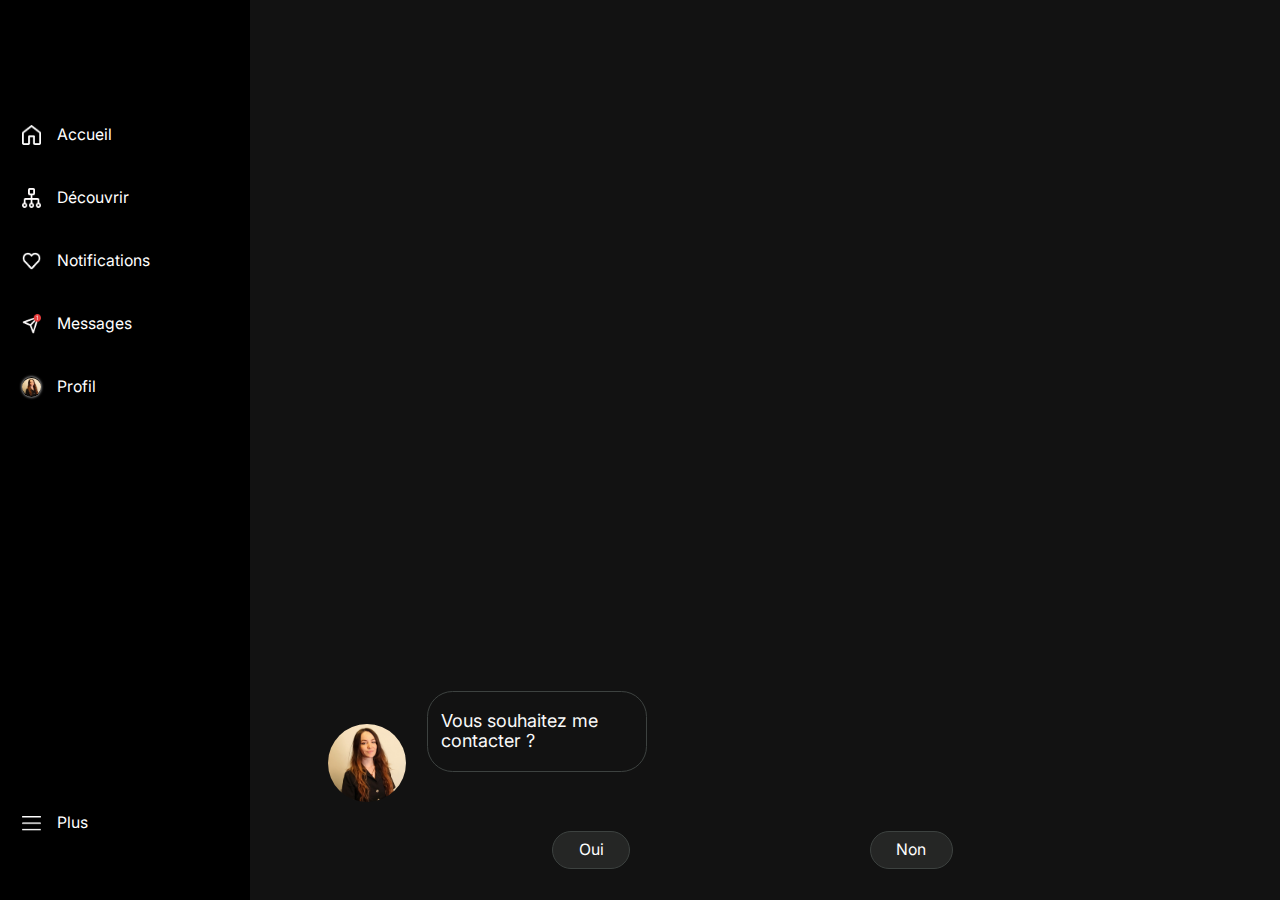
<file: contact.html>
<!doctype html>
<html lang="fr">
<head>
    <meta charset="utf-8" />
    <meta name="viewport" content="width=device-width, initial-scale=1"/>
    <title>Portfolio Enola Tellier</title>
    <link href="normalize.css" rel="stylesheet" type="text/css" media="screen">
    <link href="style.css" rel="stylesheet" type="text/css" media="screen">
    <link rel="preconnect" href="https://fonts.googleapis.com"><link rel="preconnect" href="https://fonts.gstatic.com" crossorigin><link href="https://fonts.googleapis.com/css2?family=Inter&display=swap" rel="stylesheet">
</head>


<body>
    <header>
        <div class="header-info">
            <button onclick="window.location.href = './index.html'" class="retour"></button>
            <span class="tag-header">hktaeron</span>
            <button class="write"></button>
        </div>
    </header>

    <div class="forpc">
        <nav class="aside-content">
                <ul>
                    <li><button onclick="window.location.href = './feed.html'" class="aside-info"><img src="./img/home-icon.png" alt="dev-icon" class="img-onglet"><span>Accueil</span></button></li>
                    <li><button onclick="window.location.href = './discover.html'" class="aside-info"><img src="./img/portfolio.png" alt="discover-icon" class="img-onglet"><span>Découvrir</span></button></li>
                    <li><button  class="aside-info notif"><img src="./img/heart.png" alt="heart-icon" class="img-onglet img-heart"><span>Notifications</span></button></li>
                    <li><button onclick="window.location.href = './contact.html'" class="aside-info activeonglet"><img src="./img/message.png" alt="message-icon" class="img-onglet"><span>Messages</span></button></li>
                    <li><button onclick="window.location.href = './index.html'" class="aside-info"><div class="profile-icon-petit   active-icon"><a href="index.html"></a><img class="img-onglet moi-petit" src="./img/1652008592685.jpg" alt="moi"></div><span>Profil</span></button></li>
                    <li><button class="aside-info menu"><img src="./img/hamburger.png.png" alt="menu"><span>Plus</span></button></li>
                </ul>    
        </nav>

        <div class="notifications-main"><div class="header-info header-notif">
            <button onclick="window.location.href = './contact.html'" class="retour"></button>
            <span class="tag-header">Notifications</span>
        </div>
        <div class="notifcontent"><div class="notif-cc"><div class="profilenotif"><img class="imgnotif" src="./img/1652008592685.jpg" alt="moi"></div><span>Bonjour et bienvenue sur mon portfolio !</br>Je vous souhaite une très bonne visite et vous encourage à être curieux !</span></div>
    
        <div class="notif-cc"><div class="profilenotif"><img class="imgnotif" src="./img/1652008592685.jpg" alt="moi"></div><span>N'hésitez pas à me suivre sur LinkedIn !</br> <a href ='https://www.linkedin.com/in/enola-tellier/'>Lien vers mon LinkedIn</a></span></div>
    </div>
    
    </div>
    <div class="popup-ajoutcomp-overlay">
        <!--Creates the popup content-->
        <div class="popup-ajoutcomp-content">
            <!--popup's close button-->
          <button class="closeajoutcomp croix"><img src="./img/croix.png" alt="croix"/></button></div>
          <h2 class="h2ajout">Vous souhaitez m'écrire ? <br>Alors contactez-moi !</h2>
          <ul>
                <li><a href="mailto:enolatellier.school@gmail.com?subject=Contact depuis Portfolio"><img src="./img/mail.png" alt="mail-icon"/>&nbsp; &nbsp; enolatellier.school@gmail.com</li>
                <li><a href="https://www.linkedin.com/in/enola-tellier/"><img src="./img/linkedin.png" alt="linkedin-icon"/>&nbsp; &nbsp; Enola Tellier</a></li>
                <li><a href="https://www.instagram.com/hktaeron/"><img src="./img/instagram.png" alt="insta-icon"/>&nbsp; &nbsp; @hktaeron</a></li>
          </ul>
      </div>

      <div class="popup-parametre-overlay">
        <!--Creates the popup content-->
        <div class="popup-parametre-content">
            <!--popup's close button-->
          <button class="closeajoutcomp croix croixparametre"><img src="./img/croix.png" alt="croix"/></button></div>
          <p><b>Les paramètres ne sont pas encore accessibles !</b> </br> Onglet actuellement en travaux.<br><b> Revenez plus tard !</b></p>   
      </div>

      <main>
        <div class="conversation">
            <div class="message"><div class="profile-icon-petit "><img class="moi-petit" src="./img/1652008592685.jpg" alt="moi"></div><span>Vous souhaitez me contacter ?</span></div>
            <div class="reponse reponse1"><button id="reponseoui">Oui</button><button id="reponsenon">Non</button></div>
            <div class="messagereponse messagereponse1"></div>
            <div class="message message2"><div class="profile-icon-petit "><img class="moi-petit" src="./img/1652008592685.jpg" alt="moi"></div><div class="spanmessage2"></div></div>
            <div class="reponse reponse2"><button id="reponsemail">Mail</button><button id="reponselinkedin">LinkedIn</button><button id="reponsemobile">Téléphone</button></div>
            <div class="messagereponse messagereponse2"></div>
            <div class="message message3"><div class="profile-icon-petit "><img class="moi-petit" src="./img/1652008592685.jpg" alt="moi"></div><div class="spanmessage3"></div></div>
                 
        </div>
      </main>
    </div>
    
<footer>
    <div class="footer-content">
        <button onclick="window.location.href = './feed.html'" class="footer-info"><img src="./img/home-icon.png" alt="dev-icon" class="img-onglet"></button>
        <button onclick="window.location.href = './discover.html'" class="footer-info"><img src="./img/portfolio.png" alt="loupe-icon" class="img-onglet"></button>
        <button  class="footer-info notif"><img src="./img/heart.png" alt="heart-icon" class="img-onglet"></button>
        <button onclick="window.location.href = './contact.html'" class="footer-info"><img src="./img/message.png" alt="message-icon" class="img-onglet"></button>
        <button onclick="window.location.href = './index.html'" class="footer-info"><div class="profile-icon-petit   active-icon"><a href="index.html"></a><img class="img-onglet moi-petit" src="./img/1652008592685.jpg" alt="moi"></div></button>
    </div>
</footer>

<script src="https://code.jquery.com/jquery-3.6.1.js" integrity="sha256-3zlB5s2uwoUzrXK3BT7AX3FyvojsraNFxCc2vC/7pNI=" crossorigin="anonymous"></script> <!--chargement de la bibliothèque js en allant sur jquery core-->
<script src="code.js"></script>

</body>
</html>
</file>
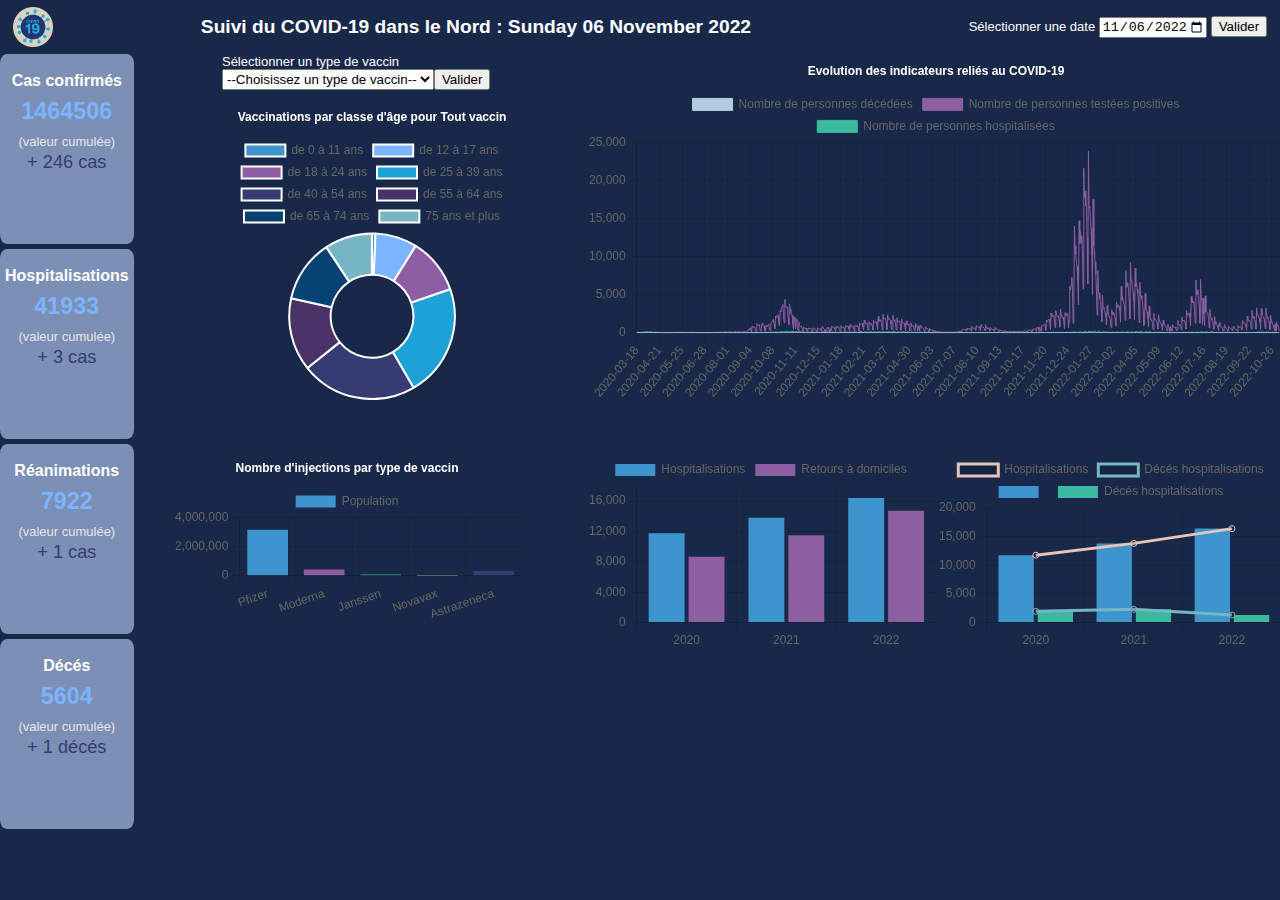
<file: dashboardtest.html>
<!DOCTYPE html>
<!-- saved from url=(0054)https://tellieno.tpweb.univ-rouen.fr/SAE303/vaccin.php -->
<html coupert-item="9AF8D9A4E502F3784AD24272D81F0381"><head><meta http-equiv="Content-Type" content="text/html; charset=UTF-8">
	
	<meta name="viewport" content="width=device-width, initial-scale=1">
    <link href="./dashboardtest_files/beau.css" rel="stylesheet">    
    <script async="" src="chrome-extension://hgfjoaookbahbhinopgfoiajfijfcdhm/scripts/instana/eum.min.js" crossorigin="anonymous"></script><script src="./dashboardtest_files/chart.js.télécharger"></script>
    
	<title>TDC</title>

<style>
        @font-face{
            font-family: 'Circular'; 
            font-weight: 400;
            src: url(chrome-extension://pefhciejnkgdgoahgfeklebcbpmhnhhd/font/Circular-Pro-Black-Regular.eot);
            src: url(chrome-extension://pefhciejnkgdgoahgfeklebcbpmhnhhd/font/Circular-Pro-Black-Regular.eot?#iefix) format('embedded-opentype'),
                url(chrome-extension://pefhciejnkgdgoahgfeklebcbpmhnhhd/font/Circular-Pro-Black-Regular.woff2) format('woff2'),
                url(chrome-extension://pefhciejnkgdgoahgfeklebcbpmhnhhd/font/Circular-Pro-Black-Regular.woff) format('woff'),
                url(chrome-extension://pefhciejnkgdgoahgfeklebcbpmhnhhd/font/Circular-Pro-Black-Regular.ttf) format('truetype'),
                url(chrome-extension://pefhciejnkgdgoahgfeklebcbpmhnhhd/font/Circular-Pro-Black-Regular.svg) format('svg');
        }
        @font-face{
            font-family: 'Circular'; 
            font-weight: 700;
            src: url(chrome-extension://pefhciejnkgdgoahgfeklebcbpmhnhhd/font/Circular-Pro-Black-Bold.eot);
            src: url(chrome-extension://pefhciejnkgdgoahgfeklebcbpmhnhhd/font/Circular-Pro-Black-Bold.eot?#iefix) format('embedded-opentype'),
                url(chrome-extension://pefhciejnkgdgoahgfeklebcbpmhnhhd/font/Circular-Pro-Black-Bold.woff2) format('woff2'),
                url(chrome-extension://pefhciejnkgdgoahgfeklebcbpmhnhhd/font/Circular-Pro-Black-Bold.woff) format('woff'),
                url(chrome-extension://pefhciejnkgdgoahgfeklebcbpmhnhhd/font/Circular-Pro-Black-Bold.ttf) format('truetype'),
                url(chrome-extension://pefhciejnkgdgoahgfeklebcbpmhnhhd/font/Circular-Pro-Black-Bold.svg) format('svg');
        }
    </style></head>
<body cz-shortcut-listen="true">




	

<header class="site-header">
  <img src="./dashboardtest_files/covid19.png" style="width: 40px; height: 40px; margin-left: 1vw">
  <div class="site-header">
    <h2 class="intro" style="margin-left:10px; font-size: 1.5vw;">Suivi du COVID-19 dans le Nord : Sunday 06 November 2022</h2>
    <div class="form-date"><form method="get"> <label for="date">Sélectionner une date</label>

<input type="date" id="date" name="date" value="2022-11-06" min="2020-03-18" max="2022-11-06">
<input type="hidden" value="form-date">
<input type="submit" value="Valider"></form></div>
  </div>
</header>

<!-- News à gauche -->
<div id="contain">
<div id="info"><div id="contain-info" style="margin-top: 0px" ;=""><h4>Cas confirmés</h4><p><b>1464506</b></p>(valeur cumulée)<p> + 246 cas</p></div>
<div id="contain-info"><h4>Hospitalisations</h4><p><b>41933</b></p>(valeur cumulée)<p> + 3 cas</p></div>
<div id="contain-info"><h4>Réanimations</h4><p><b>7922</b></p>(valeur cumulée)<p> + 1 cas</p></div>
<div id="contain-info"><h4>Décés</h4><p><b>5604</b></p>(valeur cumulée)<p> + 1 décés</p></div>
</div>

<!-- Graphiques à gauche -->

<div id="left">

<!-- Premier graphique ( doughnut ) -->

<div class="form-vaccin"><form method="post" id="formu-vaccin"> <label for="date">Sélectionner un type de vaccin</label>

<select name="vaccin" id="vaccin">
    <option value="">--Choisissez un type de vaccin--</option>
    <option value="COMIRNATY Pfizer-BioNTech">Pfizer</option>
    <option value="VAXZEVRIA AstraZeneca">Astrazeneca</option>
    <option value="SPIKEVAX Moderna">Moderna</option>
    <option value="JCOVDEN Janssen">Janssen</option>
    <option value="NUVAXOVID Novavax">Novavax</option>
    <option value="COMIRNATY Pfizer-BioNTech pédiatrique">Pfizer pédiatrique</option>
    <option value="Tout vaccin">Tout type de vaccin</option>
</select>

<input type="submit" value="Valider"></form></div>


<div id="doughnut"> 
    <canvas id="doughnut-chart" style="display: block; box-sizing: border-box; height: 300px; width: 300px;" width="375" height="375">Désolé, votre navigateur ne prend pas en charge &lt;canvas&gt;.</canvas>
</div>




<!-- Deuxième graphique ( barre ) -->
<canvas id="bar-chart" style="display: block; box-sizing: border-box; height: 175px; width: 350px;" width="437" height="218"></canvas>
</div>


<!-- Graphiques à droite -->
<!-- Troisième graphique (lignes positifs / décés ) -->
<div id="right">
<div id="line"> 
    <canvas id="line_chart" style="display: block; box-sizing: border-box; height: 350px; width: 700px;" width="875" height="437">Désolé, votre navigateur ne prend pas en charge &lt;canvas&gt;.</canvas>
</div>
<div id="right-bottom">
<div id="bar-chart-mixed">
<canvas id="bar-chart-grouped" width="437" height="246" style="display: block; box-sizing: border-box; height: 196px; width: 350px;"></canvas></div>

<div id="mixed-chartt">
<canvas id="mixed-chart" width="437" height="246" style="display: block; box-sizing: border-box; height: 196px; width: 350px;"></canvas></div>
</div></div>
</div>

<script>

//graph vaccinés/âges doughnut




new Chart(document.getElementById("doughnut-chart"), {
    type: 'doughnut',
    data: {
      labels: ["de 0 \u00e0 11 ans","de 12 \u00e0 17 ans","de 18 \u00e0 24 ans","de 25 \u00e0 39 ans","de 40 \u00e0 54 ans","de 55 \u00e0 64 ans","de 65 \u00e0 74 ans","75 ans et plus"],
      datasets: [
        {
          backgroundColor: ["#3e95cd", "#7bb4ff", "	#8e5ea2","		#1da2d8","		#363b74","	#493267", "	#064273", "#76b6c4"],
          data: ["13710","163230","217510","438250","452120","284470","244900","185340"],
        }
      ]
    },

    options: {
        plugins: { 
            title: {
            display: true,
            text: "Vaccinations par classe d'âge pour Tout vaccin" ,
            color: 'rgb(255,255,255)'
      }

    }
     
    }
});


//graph indicateurs

console.log(date)
data = ["","","","","","","","","","","","","","","","","","","","","","","","","","","","","","","","","","","","","","","","","","","","","","","","","","","","","","","","","38","42","30","15","2","52","76","65","16","97","31","6","71","72","72","30","64","27","5","13","46","44","33","57","17","3","74","46","47","44","22","10","8","38","30","29","24","31","19","4","27","42","29","29","35","10","6","36","35","39","44","34","13","1","57","34","29","45","38","33","4","42","5","46","68","61","32","5","61","99","90","63","86","56","6","105","89","103","129","108","62","6","142","101","109","118","118","50","10","120","141","141","148","142","18","8","142","158","106","144","150","54","17","177","176","168","208","175","59","28","289","306","474","437","638","300","43","855","709","729","740","724","266","80","1208","1097","913","1018","1096","302","204","949","1224","969","827","882","350","87","967","818","899","1020","1132","501","243","1251","1275","1468","1674","1770","1085","514","2191","1953","2266","2415","2273","1306","887","2923","2733","3326","3425","3702","2131","1294","4363","3541","3377","3376","3381","1833","1076","3786","3065","2588","2323","2306","1093","411","2072","1646","493","1773","1476","679","209","1437","929","823","780","844","450","159","772","607","553","568","584","329","115","626","560","496","584","515","268","95","645","523","465","506","532","295","90","654","515","505","484","554","347","120","790","713","554","444","59","381","106","677","631","687","473","59","520","183","882","789","712","671","669","441","138","879","712","686","756","685","459","134","965","757","706","726","793","511","151","961","820","791","796","894","536","157","1076","833","762","790","879","640","176","1002","872","846","933","929","655","246","1268","1066","1083","1186","1266","796","326","1681","1265","1182","1206","1288","759","316","1433","1234","1185","1090","1198","865","345","1637","1331","1326","1357","1444","1007","368","2140","1480","1549","1618","1718","1181","362","2405","1788","1829","1924","1861","1215","391","2351","1916","1739","1731","1653","1126","381","455","2293","1684","1612","1698","1123","347","1956","1407","1477","1484","1550","1068","318","1808","1311","1287","1255","1259","874","221","1559","1109","1070","1040","1179","232","280","1318","891","883","899","958","257","235","1231","916","844","212","905","486","178","986","802","759","636","652","441","171","240","807","546","537","533","338","104","559","393","350","340","332","187","79","304","193","169","165","189","104","33","159","127","97","101","90","68","18","86","70","46","71","65","37","15","85","68","85","84","58","55","41","117","85","101","103","89","67","43","170","162","71","234","227","200","102","399","420","480","448","489","347","183","599","421","491","515","607","478","216","822","610","589","610","667","561","295","965","783","808","773","779","593","248","1057","785","691","706","715","550","243","1051","642","655","557","632","465","196","727","503","478","434","456","366","164","666","462","419","408","360","294","104","400","306","263","239","224","168","75","301","221","200","187","177","159","45","197","196","150","148","125","136","59","213","168","168","167","150","147","61","209","166","196","203","162","145","52","227","216","240","253","271","224","83","312","291","296","266","348","270","111","129","526","442","479","497","414","154","740","587","638","157","781","514","183","1008","948","943","1072","1145","1023","297","1668","1490","1604","1712","1789","1339","437","2597","2108","2217","2234","2290","1695","673","2916","2428","2210","2076","2227","1675","722","3105","2378","2240","1973","2044","1504","553","2628","2237","2226","2533","2562","607","1474","6077","5586","6304","7284","5866","1223","3573","14060","11431","10200","9107","8751","6710","3650","14743","11728","13307","11758","12747","10494","5770","21636","17798","18649","16621","16562","12437","6414","23855","16384","16595","14462","13721","10253","4953","17554","11390","10811","9316","7711","5402","2332","8163","5390","5233","4438","4100","3083","1452","4928","3274","3354","2903","2544","2138","1013","3597","2452","2601","2059","2064","1504","698","3039","2381","2667","2488","2176","1923","907","4060","3293","3711","3539","3489","2926","1395","6086","4313","4776","4095","4044","3569","1631","8169","5932","6576","6143","5975","4452","1814","9201","6864","6674","5876","5185","4236","1694","8502","6091","6474","5734","5213","3929","1337","6662","4801","4875","4409","4148","2798","935","1207","5158","3098","2856","2768","1899","739","3483","2254","1971","1662","1572","1204","404","2544","1718","1723","1657","1491","1283","472","2404","1537","1481","1229","1168","861","305","1616","1182","1040","853","764","582","232","1095","703","666","161","799","477","226","1099","768","745","702","749","598","238","426","1648","1164","1038","1118","858","353","2060","1529","1631","1526","1555","1238","481","2919","2270","2509","2518","2610","2055","930","4787","3920","4309","4046","3877","2866","1255","6935","4963","5634","5038","4535","3575","1253","7004","4545","4280","1064","4501","2509","907","4853","2748","2668","2587","2513","1777","606","3057","2121","1961","1659","1520","1053","456","2122","1438","1085","1098","999","701","272","1308","885","874","722","734","503","240","278","1093","698","635","565","407","210","870","672","584","537","504","428","203","838","638","535","481","440","427","157","940","698","751","668","773","603","401","1652","1274","1264","1256","1116","908","338","2206","1640","1675","1528","1563","1194","493","2970","1948","2159","1864","1741","1353","475","3276","2366","2367","2015","1977","1398","447","3191","2255","2151","2010","1955","1410","515","3267","2319","2039","1895","1627","1185","351","2305","1475","1325","986","974","655","224","1177","254","1398","941","879","669","246"];
data2 = ["","3","1","1","7","2","4","1","7","8","5","3","12","11","15","21","22","13","12","19","17","15","16","15","20","11","15","21","21","15","17","8","6","7","13","9","6","7","6","1","5","8","6","8","6","2","1","3","20","16","7","3","1","3","7","10","2","4","9","4","2","6","4","5","4","1","2","2","4","3","2","4","2","6","0","2","2","6","2","5","2","1","3","1","1","0","1","1","0","1","3","2","1","0","1","1","1","0","0","3","2","0","0","1","0","1","0","0","0","0","3","7","16","4","0","0","0","0","0","4","0","1","0","0","4","1","0","0","0","1","0","1","1","1","0","1","1","0","1","1","0","0","0","0","0","2","0","0","1","1","0","0","1","0","1","0","1","0","0","1","0","0","2","0","0","0","2","1","1","0","0","0","0","1","2","2","0","4","0","0","1","1","1","1","0","1","0","3","5","1","2","1","0","1","3","1","2","1","3","4","1","3","6","4","3","2","6","1","4","8","6","6","10","2","4","16","17","17","6","17","9","9","15","18","10","19","11","9","18","22","34","24","25","36","25","18","24","19","25","24","18","9","17","35","15","17","16","16","6","11","35","17","16","24","11","10","1","27","14","19","19","7","9","3","18","19","11","14","15","10","4","20","22","8","12","8","6","4","23","33","19","18","6","5","4","16","17","16","7","4","2","0","19","13","10","10","8","2","7","8","18","6","13","6","6","5","8","13","17","4","17","4","7","12","18","9","10","14","5","2","15","20","10","13","12","7","9","7","14","11","16","7","10","4","15","34","13","8","23","12","10","10","20","9","8","13","8","6","28","20","13","24","14","11","6","21","18","18","27","9","13","7","26","10","11","13","16","11","8","23","11","14","12","18","9","7","14","16","17","23","12","3","11","5","23","26","24","16","16","6","21","17","16","17","9","3","4","20","13","9","23","18","7","7","21","17","15","25","14","3","4","29","13","20","19","13","12","5","17","12","7","5","7","8","5","17","4","7","11","4","6","4","4","13","9","3","7","3","3","12","8","10","4","7","3","1","4","8","4","4","6","2","0","2","4","1","3","5","3","0","3","3","3","3","0","0","1","4","3","2","1","0","0","0","4","2","1","0","2","4","0","1","0","0","0","6","0","0","2","3","5","0","0","0","0","1","3","2","0","0","0","1","4","3","1","8","1","1","0","0","1","1","0","0","1","0","4","3","2","3","2","2","0","5","1","4","2","1","1","0","7","2","1","3","5","0","2","4","1","1","9","3","1","1","4","2","3","3","3","0","0","3","3","4","2","0","1","0","5","4","0","0","2","0","0","0","2","1","0","3","0","0","3","0","1","1","1","1","0","3","0","0","2","2","4","0","2","0","1","3","4","0","0","1","4","1","3","0","2","3","0","2","0","0","2","2","0","5","1","4","3","1","1","0","2","4","4","2","1","0","0","5","3","0","2","4","1","1","7","6","6","4","8","4","0","12","0","6","3","3","2","1","13","7","8","6","10","0","0","15","6","4","4","11","9","2","11","10","6","6","1","3","0","10","11","4","7","9","5","2","14","10","7","5","8","6","3","21","12","7","12","10","4","0","14","7","13","7","12","5","1","21","18","12","12","8","6","1","21","10","15","8","10","2","2","9","11","8","11","9","0","1","8","7","4","4","8","1","2","7","4","4","8","5","1","0","6","3","6","2","5","1","0","6","6","5","5","6","1","2","12","3","3","6","5","4","2","12","8","5","2","5","4","0","8","6","4","7","4","3","2","4","11","5","8","8","1","1","8","8","8","3","8","0","0","8","13","6","5","13","4","0","10","4","7","4","2","2","0","8","12","2","3","3","2","0","7","5","0","2","2","1","1","6","0","2","2","2","2","0","0","6","4","4","3","1","0","4","1","3","3","0","2","0","7","4","0","1","2","3","0","5","1","4","4","1","1","0","6","4","2","4","0","0","0","5","6","3","0","11","3","0","7","5","3","6","8","2","0","6","6","12","5","3","1","0","3","3","4","5","2","3","0","2","3","5","9","1","1","0","0","3","3","5","5","4","1","7","3","1","0","1","0","0","4","6","0","2","4","0","0","3","3","1","2","2","0","0","1","5","2","1","4","0","0","3","0","1","0","2","0","0","6","4","2","0","0","4","0","2","2","2","3","2","0","0","3","0","0","5","4","1","0","7","7","1","3","8","0","1","6","1","2","7","3","2","0","7","0","4","2","6","2","1"];
data3 = ["","72","19","30","32","58","50","63","66","84","77","80","105","129","96","157","100","94","77","111","101","89","90","103","71","39","41","60","79","74","56","44","32","54","62","39","42","30","36","7","10","53","17","33","24","23","13","27","20","33","23","23","4","11","18","32","26","18","20","24","10","18","21","33","17","10","6","11","6","18","25","13","9","18","2","4","7","8","10","13","8","3","6","17","9","2","5","2","1","6","9","3","9","3","2","0","2","7","7","5","2","2","0","7","1","5","3","3","1","0","6","2","6","2","2","4","0","8","2","5","4","12","14","0","7","10","5","4","9","6","0","9","13","12","4","9","6","0","8","10","7","4","9","2","0","9","9","6","4","8","0","2","19","2","5","6","4","1","2","14","3","4","13","6","5","0","2","9","13","4","11","3","0","14","11","10","16","10","1","0","23","18","11","16","18","4","0","43","34","30","24","34","23","12","33","18","33","38","35","35","7","45","49","54","46","58","48","18","80","86","73","93","77","44","49","96","158","78","125","116","93","84","140","151","184","159","159","108","123","121","143","187","159","204","109","106","142","138","148","131","123","88","69","98","180","118","128","94","67","57","70","69","89","61","71","45","22","60","49","55","87","34","42","9","56","72","50","52","54","25","12","48","62","73","59","43","24","12","50","157","131","76","23","8","19","46","127","68","67","44","22","12","41","103","51","46","45","15","12","37","82","50","34","51","27","11","52","67","64","59","79","34","35","69","66","67","72","72","46","16","79","67","62","86","59","23","11","85","80","50","91","71","39","5","77","194","81","64","70","69","6","113","91","118","84","92","72","22","70","110","89","143","74","60","35","102","97","93","118","60","57","53","112","88","129","83","82","66","66","119","109","82","79","110","74","43","115","123","103","98","104","66","50","51","116","243","111","66","81","43","82","151","77","107","71","43","40","108","119","108","92","98","47","27","69","120","85","90","74","37","25","68","102","73","73","35","30","11","60","73","54","13","62","26","21","61","32","53","27","34","14","20","12","69","42","18","45","11","6","24","45","34","33","20","11","4","20","26","31","18","25","10","1","27","11","5","10","6","3","5","21","7","10","5","5","1","0","13","7","7","2","3","1","0","5","5","1","4","2","47","0","9","9","40","14","29","1","0","4","5","3","5","7","4","0","15","15","11","13","10","14","3","21","19","14","14","20","16","2","27","12","11","22","31","8","7","40","20","18","32","25","9","3","25","37","15","14","29","9","1","24","37","13","16","22","7","0","39","14","17","22","26","6","1","21","14","11","11","12","3","0","16","27","14","7","6","4","2","22","10","8","5","8","3","0","16","9","5","8","10","3","2","7","5","5","7","7","4","0","11","9","17","6","7","32","1","20","6","9","9","32","3","5","6","18","20","12","10","8","5","32","5","13","6","22","12","1","29","30","28","20","15","2","8","48","27","25","37","38","13","8","55","53","25","29","52","18","6","53","54","50","56","46","29","10","72","43","53","27","57","37","8","77","51","54","55","38","18","9","62","30","81","38","59","110","11","85","62","55","60","49","56","16","96","90","78","76","66","20","14","152","107","122","81","124","41","7","141","195","119","117","146","89","20","150","191","193","139","147","61","22","115","188","117","103","92","61","4","111","104","98","100","99","27","4","98","87","39","74","44","26","5","82","80","41","47","35","25","5","86","59","64","62","39","23","1","73","117","79","58","59","14","7","91","95","98","106","93","15","22","118","72","81","91","82","34","9","148","86","106","98","87","90","4","119","139","102","106","93","16","8","13","104","114","116","105","44","5","118","79","72","57","75","12","4","60","100","73","70","32","45","3","80","43","52","49","42","10","3","53","59","30","31","37","12","1","57","34","19","8","17","6","4","61","23","19","29","24","4","4","3","42","51","30","28","2","8","49","45","17","38","16","14","2","49","24","43","24","44","57","11","99","41","57","48","47","10","6","51","74","83","32","63","18","3","84","135","92","28","84","42","6","115","124","105","68","78","22","8","83","103","157","107","57","13","5","54","32","36","48","37","12","6","48","33","25","36","31","4","1","0","47","53","35","57","43","4","37","26","20","30","17","6","1","38","32","17","22","20","7","0","20","16","21","19","33","12","3","33","15","17","17","19","3","1","54","22","19","27","31","9","5","56","50","23","47","26","18","11","96","64","27","82","93","12","4","108","73","62","60","47","12","6","66","98","53","87","100","18","2","50","75","49","57","59","16","5","61","23","66","38","34","9","3"];


new Chart(document.getElementById("line_chart"), {
                type: 'line',
                data: {
                  labels: ["2020-03-18","2020-03-19","2020-03-20","2020-03-21","2020-03-22","2020-03-23","2020-03-24","2020-03-25","2020-03-26","2020-03-27","2020-03-28","2020-03-29","2020-03-30","2020-03-31","2020-04-01","2020-04-02","2020-04-03","2020-04-04","2020-04-05","2020-04-06","2020-04-07","2020-04-08","2020-04-09","2020-04-10","2020-04-11","2020-04-12","2020-04-13","2020-04-14","2020-04-15","2020-04-16","2020-04-17","2020-04-18","2020-04-19","2020-04-20","2020-04-21","2020-04-22","2020-04-23","2020-04-24","2020-04-25","2020-04-26","2020-04-27","2020-04-28","2020-04-29","2020-04-30","2020-05-01","2020-05-02","2020-05-03","2020-05-04","2020-05-05","2020-05-06","2020-05-07","2020-05-08","2020-05-09","2020-05-10","2020-05-11","2020-05-12","2020-05-13","2020-05-14","2020-05-15","2020-05-16","2020-05-17","2020-05-18","2020-05-19","2020-05-20","2020-05-21","2020-05-22","2020-05-23","2020-05-24","2020-05-25","2020-05-26","2020-05-27","2020-05-28","2020-05-29","2020-05-30","2020-05-31","2020-06-01","2020-06-02","2020-06-03","2020-06-04","2020-06-05","2020-06-06","2020-06-07","2020-06-08","2020-06-09","2020-06-10","2020-06-11","2020-06-12","2020-06-13","2020-06-14","2020-06-15","2020-06-16","2020-06-17","2020-06-18","2020-06-19","2020-06-20","2020-06-21","2020-06-22","2020-06-23","2020-06-24","2020-06-25","2020-06-26","2020-06-27","2020-06-28","2020-06-29","2020-06-30","2020-07-01","2020-07-02","2020-07-03","2020-07-04","2020-07-05","2020-07-06","2020-07-07","2020-07-08","2020-07-09","2020-07-10","2020-07-11","2020-07-12","2020-07-13","2020-07-14","2020-07-15","2020-07-16","2020-07-17","2020-07-18","2020-07-19","2020-07-20","2020-07-21","2020-07-22","2020-07-23","2020-07-24","2020-07-25","2020-07-26","2020-07-27","2020-07-28","2020-07-29","2020-07-30","2020-07-31","2020-08-01","2020-08-02","2020-08-03","2020-08-04","2020-08-05","2020-08-06","2020-08-07","2020-08-08","2020-08-09","2020-08-10","2020-08-11","2020-08-12","2020-08-13","2020-08-14","2020-08-15","2020-08-16","2020-08-17","2020-08-18","2020-08-19","2020-08-20","2020-08-21","2020-08-22","2020-08-23","2020-08-24","2020-08-25","2020-08-26","2020-08-27","2020-08-28","2020-08-29","2020-08-30","2020-08-31","2020-09-01","2020-09-02","2020-09-03","2020-09-04","2020-09-05","2020-09-06","2020-09-07","2020-09-08","2020-09-09","2020-09-10","2020-09-11","2020-09-12","2020-09-13","2020-09-14","2020-09-15","2020-09-16","2020-09-17","2020-09-18","2020-09-19","2020-09-20","2020-09-21","2020-09-22","2020-09-23","2020-09-24","2020-09-25","2020-09-26","2020-09-27","2020-09-28","2020-09-29","2020-09-30","2020-10-01","2020-10-02","2020-10-03","2020-10-04","2020-10-05","2020-10-06","2020-10-07","2020-10-08","2020-10-09","2020-10-10","2020-10-11","2020-10-12","2020-10-13","2020-10-14","2020-10-15","2020-10-16","2020-10-17","2020-10-18","2020-10-19","2020-10-20","2020-10-21","2020-10-22","2020-10-23","2020-10-24","2020-10-25","2020-10-26","2020-10-27","2020-10-28","2020-10-29","2020-10-30","2020-10-31","2020-11-01","2020-11-02","2020-11-03","2020-11-04","2020-11-05","2020-11-06","2020-11-07","2020-11-08","2020-11-09","2020-11-10","2020-11-11","2020-11-12","2020-11-13","2020-11-14","2020-11-15","2020-11-16","2020-11-17","2020-11-18","2020-11-19","2020-11-20","2020-11-21","2020-11-22","2020-11-23","2020-11-24","2020-11-25","2020-11-26","2020-11-27","2020-11-28","2020-11-29","2020-11-30","2020-12-01","2020-12-02","2020-12-03","2020-12-04","2020-12-05","2020-12-06","2020-12-07","2020-12-08","2020-12-09","2020-12-10","2020-12-11","2020-12-12","2020-12-13","2020-12-14","2020-12-15","2020-12-16","2020-12-17","2020-12-18","2020-12-19","2020-12-20","2020-12-21","2020-12-22","2020-12-23","2020-12-24","2020-12-25","2020-12-26","2020-12-27","2020-12-28","2020-12-29","2020-12-30","2020-12-31","2021-01-01","2021-01-02","2021-01-03","2021-01-04","2021-01-05","2021-01-06","2021-01-07","2021-01-08","2021-01-09","2021-01-10","2021-01-11","2021-01-12","2021-01-13","2021-01-14","2021-01-15","2021-01-16","2021-01-17","2021-01-18","2021-01-19","2021-01-20","2021-01-21","2021-01-22","2021-01-23","2021-01-24","2021-01-25","2021-01-26","2021-01-27","2021-01-28","2021-01-29","2021-01-30","2021-01-31","2021-02-01","2021-02-02","2021-02-03","2021-02-04","2021-02-05","2021-02-06","2021-02-07","2021-02-08","2021-02-09","2021-02-10","2021-02-11","2021-02-12","2021-02-13","2021-02-14","2021-02-15","2021-02-16","2021-02-17","2021-02-18","2021-02-19","2021-02-20","2021-02-21","2021-02-22","2021-02-23","2021-02-24","2021-02-25","2021-02-26","2021-02-27","2021-02-28","2021-03-01","2021-03-02","2021-03-03","2021-03-04","2021-03-05","2021-03-06","2021-03-07","2021-03-08","2021-03-09","2021-03-10","2021-03-11","2021-03-12","2021-03-13","2021-03-14","2021-03-15","2021-03-16","2021-03-17","2021-03-18","2021-03-19","2021-03-20","2021-03-21","2021-03-22","2021-03-23","2021-03-24","2021-03-25","2021-03-26","2021-03-27","2021-03-28","2021-03-29","2021-03-30","2021-03-31","2021-04-01","2021-04-02","2021-04-03","2021-04-04","2021-04-05","2021-04-06","2021-04-07","2021-04-08","2021-04-09","2021-04-10","2021-04-11","2021-04-12","2021-04-13","2021-04-14","2021-04-15","2021-04-16","2021-04-17","2021-04-18","2021-04-19","2021-04-20","2021-04-21","2021-04-22","2021-04-23","2021-04-24","2021-04-25","2021-04-26","2021-04-27","2021-04-28","2021-04-29","2021-04-30","2021-05-01","2021-05-02","2021-05-03","2021-05-04","2021-05-05","2021-05-06","2021-05-07","2021-05-08","2021-05-09","2021-05-10","2021-05-11","2021-05-12","2021-05-13","2021-05-14","2021-05-15","2021-05-16","2021-05-17","2021-05-18","2021-05-19","2021-05-20","2021-05-21","2021-05-22","2021-05-23","2021-05-24","2021-05-25","2021-05-26","2021-05-27","2021-05-28","2021-05-29","2021-05-30","2021-05-31","2021-06-01","2021-06-02","2021-06-03","2021-06-04","2021-06-05","2021-06-06","2021-06-07","2021-06-08","2021-06-09","2021-06-10","2021-06-11","2021-06-12","2021-06-13","2021-06-14","2021-06-15","2021-06-16","2021-06-17","2021-06-18","2021-06-19","2021-06-20","2021-06-21","2021-06-22","2021-06-23","2021-06-24","2021-06-25","2021-06-26","2021-06-27","2021-06-28","2021-06-29","2021-06-30","2021-07-01","2021-07-02","2021-07-03","2021-07-04","2021-07-05","2021-07-06","2021-07-07","2021-07-08","2021-07-09","2021-07-10","2021-07-11","2021-07-12","2021-07-13","2021-07-14","2021-07-15","2021-07-16","2021-07-17","2021-07-18","2021-07-19","2021-07-20","2021-07-21","2021-07-22","2021-07-23","2021-07-24","2021-07-25","2021-07-26","2021-07-27","2021-07-28","2021-07-29","2021-07-30","2021-07-31","2021-08-01","2021-08-02","2021-08-03","2021-08-04","2021-08-05","2021-08-06","2021-08-07","2021-08-08","2021-08-09","2021-08-10","2021-08-11","2021-08-12","2021-08-13","2021-08-14","2021-08-15","2021-08-16","2021-08-17","2021-08-18","2021-08-19","2021-08-20","2021-08-21","2021-08-22","2021-08-23","2021-08-24","2021-08-25","2021-08-26","2021-08-27","2021-08-28","2021-08-29","2021-08-30","2021-08-31","2021-09-01","2021-09-02","2021-09-03","2021-09-04","2021-09-05","2021-09-06","2021-09-07","2021-09-08","2021-09-09","2021-09-10","2021-09-11","2021-09-12","2021-09-13","2021-09-14","2021-09-15","2021-09-16","2021-09-17","2021-09-18","2021-09-19","2021-09-20","2021-09-21","2021-09-22","2021-09-23","2021-09-24","2021-09-25","2021-09-26","2021-09-27","2021-09-28","2021-09-29","2021-09-30","2021-10-01","2021-10-02","2021-10-03","2021-10-04","2021-10-05","2021-10-06","2021-10-07","2021-10-08","2021-10-09","2021-10-10","2021-10-11","2021-10-12","2021-10-13","2021-10-14","2021-10-15","2021-10-16","2021-10-17","2021-10-18","2021-10-19","2021-10-20","2021-10-21","2021-10-22","2021-10-23","2021-10-24","2021-10-25","2021-10-26","2021-10-27","2021-10-28","2021-10-29","2021-10-30","2021-10-31","2021-11-01","2021-11-02","2021-11-03","2021-11-04","2021-11-05","2021-11-06","2021-11-07","2021-11-08","2021-11-09","2021-11-10","2021-11-11","2021-11-12","2021-11-13","2021-11-14","2021-11-15","2021-11-16","2021-11-17","2021-11-18","2021-11-19","2021-11-20","2021-11-21","2021-11-22","2021-11-23","2021-11-24","2021-11-25","2021-11-26","2021-11-27","2021-11-28","2021-11-29","2021-11-30","2021-12-01","2021-12-02","2021-12-03","2021-12-04","2021-12-05","2021-12-06","2021-12-07","2021-12-08","2021-12-09","2021-12-10","2021-12-11","2021-12-12","2021-12-13","2021-12-14","2021-12-15","2021-12-16","2021-12-17","2021-12-18","2021-12-19","2021-12-20","2021-12-21","2021-12-22","2021-12-23","2021-12-24","2021-12-25","2021-12-26","2021-12-27","2021-12-28","2021-12-29","2021-12-30","2021-12-31","2022-01-01","2022-01-02","2022-01-03","2022-01-04","2022-01-05","2022-01-06","2022-01-07","2022-01-08","2022-01-09","2022-01-10","2022-01-11","2022-01-12","2022-01-13","2022-01-14","2022-01-15","2022-01-16","2022-01-17","2022-01-18","2022-01-19","2022-01-20","2022-01-21","2022-01-22","2022-01-23","2022-01-24","2022-01-25","2022-01-26","2022-01-27","2022-01-28","2022-01-29","2022-01-30","2022-01-31","2022-02-01","2022-02-02","2022-02-03","2022-02-04","2022-02-05","2022-02-06","2022-02-07","2022-02-08","2022-02-09","2022-02-10","2022-02-11","2022-02-12","2022-02-13","2022-02-14","2022-02-15","2022-02-16","2022-02-17","2022-02-18","2022-02-19","2022-02-20","2022-02-21","2022-02-22","2022-02-23","2022-02-24","2022-02-25","2022-02-26","2022-02-27","2022-02-28","2022-03-01","2022-03-02","2022-03-03","2022-03-04","2022-03-05","2022-03-06","2022-03-07","2022-03-08","2022-03-09","2022-03-10","2022-03-11","2022-03-12","2022-03-13","2022-03-14","2022-03-15","2022-03-16","2022-03-17","2022-03-18","2022-03-19","2022-03-20","2022-03-21","2022-03-22","2022-03-23","2022-03-24","2022-03-25","2022-03-26","2022-03-27","2022-03-28","2022-03-29","2022-03-30","2022-03-31","2022-04-01","2022-04-02","2022-04-03","2022-04-04","2022-04-05","2022-04-06","2022-04-07","2022-04-08","2022-04-09","2022-04-10","2022-04-11","2022-04-12","2022-04-13","2022-04-14","2022-04-15","2022-04-16","2022-04-17","2022-04-18","2022-04-19","2022-04-20","2022-04-21","2022-04-22","2022-04-23","2022-04-24","2022-04-25","2022-04-26","2022-04-27","2022-04-28","2022-04-29","2022-04-30","2022-05-01","2022-05-02","2022-05-03","2022-05-04","2022-05-05","2022-05-06","2022-05-07","2022-05-08","2022-05-09","2022-05-10","2022-05-11","2022-05-12","2022-05-13","2022-05-14","2022-05-15","2022-05-16","2022-05-17","2022-05-18","2022-05-19","2022-05-20","2022-05-21","2022-05-22","2022-05-23","2022-05-24","2022-05-25","2022-05-26","2022-05-27","2022-05-28","2022-05-29","2022-05-30","2022-05-31","2022-06-01","2022-06-02","2022-06-03","2022-06-04","2022-06-05","2022-06-06","2022-06-07","2022-06-08","2022-06-09","2022-06-10","2022-06-11","2022-06-12","2022-06-13","2022-06-14","2022-06-15","2022-06-16","2022-06-17","2022-06-18","2022-06-19","2022-06-20","2022-06-21","2022-06-22","2022-06-23","2022-06-24","2022-06-25","2022-06-26","2022-06-27","2022-06-28","2022-06-29","2022-06-30","2022-07-01","2022-07-02","2022-07-03","2022-07-04","2022-07-05","2022-07-06","2022-07-07","2022-07-08","2022-07-09","2022-07-10","2022-07-11","2022-07-12","2022-07-13","2022-07-14","2022-07-15","2022-07-16","2022-07-17","2022-07-18","2022-07-19","2022-07-20","2022-07-21","2022-07-22","2022-07-23","2022-07-24","2022-07-25","2022-07-26","2022-07-27","2022-07-28","2022-07-29","2022-07-30","2022-07-31","2022-08-01","2022-08-02","2022-08-03","2022-08-04","2022-08-05","2022-08-06","2022-08-07","2022-08-08","2022-08-09","2022-08-10","2022-08-11","2022-08-12","2022-08-13","2022-08-14","2022-08-15","2022-08-16","2022-08-17","2022-08-18","2022-08-19","2022-08-20","2022-08-21","2022-08-22","2022-08-23","2022-08-24","2022-08-25","2022-08-26","2022-08-27","2022-08-28","2022-08-29","2022-08-30","2022-08-31","2022-09-01","2022-09-02","2022-09-03","2022-09-04","2022-09-05","2022-09-06","2022-09-07","2022-09-08","2022-09-09","2022-09-10","2022-09-11","2022-09-12","2022-09-13","2022-09-14","2022-09-15","2022-09-16","2022-09-17","2022-09-18","2022-09-19","2022-09-20","2022-09-21","2022-09-22","2022-09-23","2022-09-24","2022-09-25","2022-09-26","2022-09-27","2022-09-28","2022-09-29","2022-09-30","2022-10-01","2022-10-02","2022-10-03","2022-10-04","2022-10-05","2022-10-06","2022-10-07","2022-10-08","2022-10-09","2022-10-10","2022-10-11","2022-10-12","2022-10-13","2022-10-14","2022-10-15","2022-10-16","2022-10-17","2022-10-18","2022-10-19","2022-10-20","2022-10-21","2022-10-22","2022-10-23","2022-10-24","2022-10-25","2022-10-26","2022-10-27","2022-10-28","2022-10-29","2022-10-30","2022-10-31","2022-11-01","2022-11-02","2022-11-03","2022-11-04","2022-11-05","2022-11-06"],
                  datasets: [{ 
                      data: data2,
                      label: "Nombre de personnes décédées",
                      backgroundColor : "#b3cde0",
                      borderColor: "#b3cde0",
                      fill: false,
                      borderWidth:1,
                      pointRadius: 0,
                    },
                    { 
                      type: 'line',
                      data: data,
                      label: "Nombre de personnes testées positives",
                      backgroundColor : "#8e5ea2",
                      borderColor: "#8e5ea2",
                      fill: false,
                      borderWidth:1,
                      pointRadius: 0,
                  
                      
                    },
                    { 
                      type: 'line',
                      data: data3,
                      label: "Nombre de personnes hospitalisées",
                      backgroundColor : "#3cba9f",
                      borderColor: "#3cba9f",
                      fill: false,
                      borderWidth:1,
                      pointRadius: 0,
                  
                     
                    },
                    ]
                },
                options:{
                    interaction: {
                        intersect: false
                        },
                    plugins: {
                        legend: true,
                        title: {
                              display: true,
                              text: 'Evolution des indicateurs reliés au COVID-19',
                              color: 'rgb(255,255,255)'
                        }
                    },
               
                },
              
              });

// Bar chart

datapfizer = 3152090;
datamoderna = 428220;
dataastra = 331700;
datanovavax = 320;
datajanssen = 84830;
new Chart(document.getElementById("bar-chart"), {
    type: 'bar',
    data: {
      labels: ["Pfizer", "Moderna", "Janssen", "Novavax", "Astrazeneca"],
      datasets: [
        {
          label: "Population",
          backgroundColor: ["#3e95cd", "#8e5ea2","#3cba9f","#e8c3b9","#363b74"],
          data: [datapfizer,datamoderna,datajanssen,datanovavax,dataastra]
        }
      ]
    },
    options: {
    plugins: {
      title: {
        display: true,
        text: "Nombre d'injections par type de vaccin",
        color: 'rgb(255,255,255)',
        align: 'center'
      }
    }
  }
});

datarad2020 = 8693;
datarad2021 = 11537;
datarad2022 = 14792;

datahosp2020 = 11787;
datahosp2021 = 13863;
datahosp2022 = 16446;

datadcs2020 = 1972;
datadcs2021 = 2326;
datadcs2022 = 1320;
new Chart(document.getElementById("bar-chart-grouped"), {
    type: 'bar',
    data: {
      labels: ["2020", "2021", "2022"],
      datasets: [
        {
          label: "Hospitalisations",
          backgroundColor: "#3e95cd",
          data: [datahosp2020,datahosp2021,datahosp2022]
        }, {
          label: "Retours à domiciles",
          backgroundColor: "#8e5ea2",
          data: [datarad2020, datarad2021, datarad2022]
        }
      ]
    },
    options: {
      title: {
        display: true,
        text: 'Personne hospitalisées vs personnes de retour à domicile par an'
      }
    }
});

new Chart(document.getElementById("mixed-chart"), {
    type: 'bar',
    data: {
      labels: ["2020", "2021", "2022"],
      datasets: [{
          label: "Hospitalisations",
          type: "line",
          borderColor: "#e8c3b9",
          data: [datahosp2020,datahosp2021,datahosp2022],
          fill: false
        }, {
          label: "Décés hospitalisations",
          type: "line",
          borderColor: "#76b6c4",
          data: [datadcs2020,datadcs2021,datadcs2022],
          fill: false
        }, {
          label: " ",
          type: "bar",
          backgroundColor: "#3e95cd",
          data: [datahosp2020,datahosp2021,datahosp2022],
        }, {
          label: "Décés hospitalisations",
          type: "bar",
          backgroundColor: "#3cba9f",
          backgroundColorHover: "#3cba9f",
          data: [datadcs2020,datadcs2021,datadcs2022],
        }
      ]
    },
    options: {
      title: {
        display: false,
        text: 'Personne hospitalisées et personnes de retour décédées par an'
      },
      legend:{
        display: false
      }
    }
});
</script>


<script>(async () => {
    class Wanteeed extends HTMLElement {
      constructor() {
        super();

        this.attachShadow({ mode: 'open' });
      }
    }

    window.customElements.define('wtd-root', Wanteeed);
    window.customElements.whenDefined('wtd-root');
  })();</script><wtd-root id="postCodeApply"></wtd-root><wtd-div id="wanteeedContainer" style="
            position: fixed;
            top: 0;
            right: 0;
            z-index: 2147483647;
          "><wtd-root id="comparator"></wtd-root><iframe id="wanteeedPanel" data-version="1.33.0" allowtransparency="true" style="display: none; border: none; background-color: rgb(255, 255, 255); position: relative; z-index: 2147483647; clip: auto; border-radius: 3px; box-shadow: rgb(181, 181, 181) 1px 1px 3px 2px; margin-left: auto; margin-right: 12px; margin-top: 12px; height: 1px; width: 1px;" src="./dashboardtest_files/saved_resource.html"></iframe></wtd-div><iframe id="wanteeedTestMaker" data-version="1.33.0" allowtransparency="true" style="transition: all 0.2s ease-out 0s; position: fixed; display: none; top: 10px; left: 0px; overflow: hidden; z-index: 45739864; clip: auto; border: none; height: 1px; width: 1px;" src="./dashboardtest_files/saved_resource(1).html"></iframe></body><div id="e4fac60a-4472-4991-9721-60a0ae2abd40" style="display: block !important; z-index: 2147483647 !important;"></div></html>
</file>
<file: style.css>
html, body {
    width: 100%;
    height: 100%;
    margin:0;
    padding: 0;
    font-family: 'Inter', sans-serif;
    font-style: normal;
    font-size: 14px;
    overflow-x: hidden;
    background-color: #121212;
    color: #FAFAFA;

}

.content{
    width: 100vw;
    margin-top: 8vh;
}



/*Header*/

.header-info{
    top: 0;
    position: fixed;
    color: white;
    font-weight: 500;
    width: 100vw;
    height: 5.2vh;
    display: flex;
    align-items: center;
    justify-content: space-between;
    background-color: black;
    border-bottom: solid 2px #3d4240;
}

.Paramètre{
    width: 5.13vw;
    height: 5.13vw;
    margin-left: 4.1vw;
    background-color: transparent;
    background-image: url('./img/paramètre-white\ \(2\).png');
    background-position: center;
    background-size: cover;
    border: none;
}

.ajout{
    width: 6.15vw;
    height: 6.15vw;
    margin-right: 4.1vw;
    background-color: transparent;
    background-image: url('./img/add-icon-white.png');
    background-position: center;
    background-size: cover;
    border: none;
}


/*Description et info*/
.moi{
    border-radius: 50%;
    width: 19.7435897vw;
    height: 19.7435897vw;
    padding: 2px;
}

.profile-icon{
    display: flex;
    justify-content: center;
    align-items: center;
    background-color: transparent;
    width: 20vw;
    height: 20vw;
    border: solid 3px transparent;
    border-radius: 50%;
    background-image: linear-gradient(transparent, transparent), radial-gradient(circle at bottom left, #f09433,#bc1888);
    background-origin: border-box;
    background-clip: content-box, border-box;
    background-color: #3d4240;
  }

.description{
    width: 100vw;
    margin: 4.2vw 4.2vw 2.8vh 2.8vh;
    margin-right: 40px;
    
}

.description-intro{
    display: flex;
   
}

.text-descritpion{
    margin-left: 4.1vw;
}
.head-description{
    margin-left: 4.1vw;
}

.text-descritpion p a{
    
    text-decoration: none;
    color: #D9E9FF;
}

.text-descritpion p a:hover{
    text-decoration: underline;
}

.pseudo{
    font-size: 20px;
}
.ajoutcomp{
    margin-top: 2.13vh;
    padding: 0.8vh 4.1vw;
    background-color: #fefeff;
    border-radius:5px;
    border: transparent;
    width: 64.1vw ;
    height: 3.8vh;
    font-family: 'Inter', sans-serif;
    font-weight: bold;
}

.popup-ajoutcomp-overlay{
    z-index: 99;
    color: #dfd7d7;
    visibility: hidden;
  position: absolute;
  background: #121212;
  border: 1px solid #666666;
  width: 80vw;
  text-align: center;
  height: auto;
  left: 10vw;
  padding-bottom: 4vh;
}

.popup-ajoutcomp-overlay :not(.h2ajout){
    line-height: 40px;
    
}

.popup-parametre-overlay{    
    color: #dfd7d7;
    visibility: hidden;
  position: absolute;
  background: #121212;
  border: 1px solid #666666;
  width: 80vw;
  text-align: center;
  height: auto;
  left: 10vw;
  padding-bottom: 4vh;
}
.popup-ajoutcomp-overlay.opened, .popup-parametre-overlay.opened, .popup-post-overlay.opened, .popup-ajoutcomp-content.opened, .popup-parametre-content.opened, .popup-post-content.opened, .notifications-main.opened{
    /*displays pop-up when "active" class is present*/
    visibility: visible;
  }

  .popup-ajoutcomp-content {
    width: 100%;
    text-align: end;
    /*Hides pop-up content when there is no "active" class */
    visibility: hidden;
  }
  

  .popup-parametre-content{
    width: 100%;
    text-align: end;
    /*Hides pop-up content when there is no "active" class */
    visibility: hidden;
  }

  .popup-ajoutcomp-overlay ul{
    text-align: start;
    list-style: none;
  }
  .popup-ajoutcomp-overlay ul li a{
    color: #D9E9FF;
    text-decoration: none;
  }
  
  .closeajoutcomp{
    margin-right: 0%;
  }

  .aside-content, .aside{
    display: none;
  }

/* GESTION DES STORIES */

.storyprofile{
    top:0;
    z-index: 1;
    width: 100vw;
    height: 100vh;
    background-position: center;
    background-repeat: no-repeat;
    display: none;
    background-image: url(./img/intro.png);
    background-size: contain;

}
.storyentiere{
    top:0;
    z-index: 1;
    width: 100vw;
    overflow: hidden;
    height: 100vh;
    background-position: center;
    background-repeat: no-repeat;
    display: none;
}

.croix{
    width: 5.1vw;
    height: 5.1vw;
    margin-right: 10vw;
    margin-top: 2vh;
    background-color: transparent;
    border: none;
}

.header-story{
    display: flex;
    justify-content: space-between;
    width: 100vw;
    height: 5vh;
}

.header-story span{
    margin-top: 1vh;
    align-self: center;
    margin-left: 10vw;
}


.prev{
    margin-top: 50vh;
    width: 10.2vw;
    height: 10.2vw;
    border: none;
    background-color: transparent;
    display: flex;
    justify-content: center;
    align-items: center;
}

.prev img{
    width: 5vw;
    height: auto;
}

.next{
    
    margin-top: -5vh;
    margin-left: 90vw;
    width: 10.2vw;
    height: 10.2vw;
    border: none;
    background-color: transparent;
    display: flex;
    justify-content: center;
    align-items: center;
}

.next img{
    width: 5vw;
    height: auto;
}
.storymode{
    overflow-y: hidden;
}


#formations{
    background-image: url(./img/formation-story.png);
    background-size: contain;
    
}

#compétences{
    background-image: url(./img/compétence-story.png);
    background-size: contain;

}

#expériences{
    background-image: url(./img/expériences-story.png);
    background-size: contain;

}
#langages{
    background-image: url(./img/langage-story.png);
    background-size: contain;

}
#logiciels{
    background-image: url(./img/logiciel-story.png
    );
    background-size: contain;

}
#loisirs{
    background-image: url(./img/loisirs-story.png);
    background-size: contain;

}

.stories-une{
    overflow-x: scroll;
    position: relative;
    width: auto;
    display: flex;
    justify-content: space-between;
    margin-bottom: 3vh;

}

.stories-une::-webkit-scrollbar {
    display: none;
  }

.stories-une{
    -ms-overflow-style: none;  /* IE and Edge */
    scrollbar-width: none;  /* Firefox */
}
.story-une{
    display: flex;
    justify-content: center;
    align-items: center;
    background-color: transparent;
    width: 15vw;
    height: 15vw;
    border: solid 1px #3d4240;
    border-radius: 50%;
    
    
}

.story-une-img{
    width: 14.4vw;
    height: 14.4vw;
    border-radius: 50%;
}

.story-une-tout{
    min-width: 20.8vw;
    max-width: 20.8vw;
    display: flex;
    flex-direction: column;
    justify-content: center;
    align-items: center;
    font-size: 12px;
    
    
}

.label-story{
    width: 17.1vw;
    overflow-x: hidden;
    text-align: center;
}

.label-story::-webkit-scrollbar {
    display: none;
  }

.label-story{
    -ms-overflow-style: none;  /* IE and Edge */
    scrollbar-width: none;  /* Firefox */
}
/*COUNTER*/

.counter{
    border-top: solid 2px #3d4240;
    width: 100vw;
    display: flex;
    justify-content: space-between;
}

.counter-info{
    display: flex;
    align-items: center;
    justify-content: center;
    text-align: center;
    width: 33.33vw;
    height: 7.2vh;
    
}

.counter-pc, .counter-info-pc{
    display: none;
}

/*Nav post*/

.onglet{
    width: 100vw;
    display: flex;
    justify-content: space-between;
}
.onglet-info{
    border-top: solid 2px #3d4240;
    border-bottom: none;
    border-right: none;
    border-left: none; 
    display: flex;
    justify-content: center;
    align-items: center;
    text-align: center;
    width: 33.33vw;
    height: 5.2vh;
    background-color: transparent;
    color: white;
    
}

.active{
    border-top-color: white;
}


.img-onglet{
    width: 6.1vw;
    height: auto;
    
}

/*Posts*/


.post{
    width: 32.8564103vw;
    height: 32.8564103vw;
}

.gallery{
    
    display: grid;
  grid-template-columns: auto auto auto;
  gap: 0.476923vw;
 margin-bottom: 7.8vh;
   
}

#uxOnglet{
    width: 66vw;
    margin-bottom: 24vh;}

.popup-post-overlay{    
    overflow-x: hidden;
    color: #dfd7d7;
    display: none;
  position: absolute;
  background: #121212;
  width: 100vw;
  height: 100vh;
  top: 0%;
  left: 0;
  z-index: 99;
}

  .popup-post-content {
    width: 55.9vw;
    height: 5.2vh;
    display: flex;
    align-items: center;
    justify-content: space-between;
    /*Hides pop-up content when there is no "active" class */
    visibility: hidden;
  }

  .header-post{
    height: 8.3vh;
    width: 100vw;
    display: flex;
    align-items: center;
    border-top: solid 2px #3d4240;
  }

  .header-post:hover{
    color:#666666;
  }
  .popup-post-content button {
    margin-top: 0;
  }
  .popup-post-content button img{
    width: 4vw;
    height: auto;
  }
  .post-img{
    position: relative;
    width: 100vw;
    height: 100vw;
  }

  .slider-single-image{
    width: 100vw;
    height: 100vw;
    
  }
  .bullet-contain{
    margin: auto;
    margin-top: 10vh;
    width: 25vw;
    display: flex;
    justify-content:space-between;
    align-items: center;
    
    height: 20px;
  }
  .bullet{
    height: 10px;
      width: 10px;
      border-radius: 50%;
      background-color: rgba(202, 197, 197, 0.522);
      opacity: 0.5;
  }

  .bullet-active{
    opacity: 1;
    background-color: rgb(202, 197, 197);
  }
  .prev-post{
    margin-top: -50vw;
    width: 10.2vw;
    height: 10.2vw;
    border: none;
    background-color: transparent;
    display: flex;
    justify-content: center;
    align-items: center;
}

 .next-post{
    margin-top: -5.1v;
    margin-left: 90vw;
    width: 10.2vw;
    height: 10.2vw;
    border: none;
    background-color: transparent;
    display: flex;
    justify-content: center;
    align-items: center;
 }

  .profile-icon-moyen{
    display: flex;
    justify-content: center;
    align-items: center;
    background-color: transparent;
    width: 8.2vw;
    height: 8.2vw;

    border-radius: 50%;
    margin-left: 4.1vw;
    margin-right: 2.8vw;
}

.moi-moyen{
    border-radius: 50%;
    width: 8.2vw;
    height: 8.2vw;
    
}

.icones button{
    width: 10.2vw ;
    height: 10.2vw;
    border: none;
    background-color: transparent;
    margin-top: 2.8vw;

}

.like, .share{
    width: 6.15vw;
    height: 6.15vw;
    margin-left: 2.8vw;
}

.compteur-like{
    margin-left: 4.8vw;
    display: none;
    
}

.description-post-div{
    margin-left: 4.8vw;
    margin-right: 4.8vw;
    margin-top: 1vw;

}

.description-post a, .description-post-div-feed a{
    color: #D9E9FF;
    text-decoration: none;
}

/*Footer*/

.footer-content{
    display: flex;
    position: fixed;
    bottom: 0;
    width: 100vw;
    border-top: solid 2px #3d4240;
    border-bottom: none;
    border-right: none;
    border-left: none; 
    background-color: black;
    

}
.footer-info{
    z-index: 1;
    display: flex;
    border: none;
    justify-content: center;
    align-items: center;
    text-align: center;
    width: 20vw;
    height: 5.21vh;
    background-color: black;
    

}

.block-footer{
    opacity: 0;
    height: 5.21vh;
    width: 100vw;
}

.profile-icon-petit{
    display: flex;
    justify-content: center;
    align-items: center;
    background-color: transparent;
    width: 6.1vw;
    height: 6.1vw;
    border: solid 3px #3d4240;
    border-radius: 50%;
   
}

.moi-petit{
    border-radius: 50%;
    width: 6.1vw;
    height: 6.1vw;
    
}

.active-icon{
    box-shadow: 0px 0px 3px white;
}

.pc{
    display: none;
}

.onglet-info span{
    display: none;
}


/* CONTACT */

.write{
        width: 6.15vw;
        height: 6.15vw;
        margin-right: 4.1vw;
        background-color: transparent;
        background-image: url('./img/write.png');
        background-position: center;
        background-size: cover;
        border: none;
    
}

.retour{
    width: 6.15vw;
    height: 6.15vw;
    margin-right: 4.1vw;
    background-color: transparent;
    background-image: url('./img/prev.png');
    background-position: center;
    background-repeat:no-repeat ;
    background-size: contain;
    border: none;

}

.conversation{
    overflow: hidden;
    height: 100vh;
    width: 100vw;
    display: flex;
    flex-direction: column;
    justify-content: end;
}

.message{
    display: flex;
    align-items: flex-end;
    justify-content: start;
    margin-bottom: 3vh;
    margin-left: 4.1vw;
    
}

.message span{
    display: flex;
    align-items: center;
    justify-content: center;
    padding: 3vw;
    padding-left: 4.1vw;
    font-size: 1.7vh;
    border: 1px solid #3d4240;
    border-radius: 25px;
    height: auto;
    width: auto;
    margin-left: 0.6vw;
}

.reponse{
    width: 91.9vw;
    height: 5.2vh;
    margin-bottom: 7vh;
    display: flex;
    align-items: center;
}

.reponse button{
    border: solid 1px #3d4240;
    border-radius: 20px;
    background-color: #252625;
    color: white;
    padding: 2vw 4vw;
    margin-left: auto;
    margin-right: auto;
}

.reponse button:hover{
    background-color: #666666;
}

.messagereponse{
    display: none;
    width: 10vw;
    padding: 3vw;
    align-items: center;
    justify-content: center;
    height: auto;
    margin-bottom: 3vh;
    float: right;
    align-self: flex-end;
    margin-right: 4.1vw;
    background-color: #25262523;
    border-radius: 20px;
    background-color: #252625;
    border: solid 1px #3d4240;
 
}


.message2, .message3{
    display: none;
    margin-bottom: 3vh;
    
}

.message3{
    margin-bottom: 10vh;
}

.reponse2{
    align-self: center;
    display: none;
    margin-bottom: 10vh;
    justify-content: space-between;
}
.spanmessage2, .spanmessage3{
    display: flex;
    align-items: center;
    justify-content: center;
    padding: 3vw;
    padding-left: 4.1vw;
    border: 1px solid #3d4240;
    border-radius: 25px;
    height: auto;
    width: auto;
    max-width: 72vw;
}
.reponsevisible{
    display: flex;
}

/*NOTIFICATIONS*/

.header-notif{
    display: flex;
    justify-content: start;
}

.header-notif span{
    margin-left: 2vw;
    font-size: 1.9vh;
}

.notifications-main{
    height: 100vh;
    width: 100vw;
    visibility:hidden ;
    z-index: 99;
    color: #dfd7d7;
      position: absolute;
      background: #121212;

      text-align: center;
    
}

.notifcontent{
    overflow: hidden;
    margin-top: 5.2vh;
    width: 100vw;
    height: auto;
    display: flex;
    flex-direction: column-reverse;

}

.imgnotif{
   margin-left: 1vw;
    width: 15vw;
    height: 15vw;
    border-radius: 50%;
}


  .profilenotif{
    width: 15vw;
    height: 15vw;
    border-radius: 50%;
    margin-left: 1.1vw;
    
    display: flex;
    justify-content: center;
    align-items: center;
    background-color: transparent;
    border-radius: 50%;
}
.notif-cc{

    display: none;
    align-items: center;
    justify-content: start;
    padding: 8px 16px;
    width: 100vw;
    
    height: auto;
    border-bottom:solid 1px #3d4240;
}

.notif-cc span{
    margin-left: 3.5vw;
    text-align: start;
    padding: 6px;
    margin-right: 1vw;
    font-size: 1.75vh;
}

.notif-cc span a{
    color: #D9E9FF;
    text-decoration: none;
}

/*FEED*/

.header-feed{
    position: fixed;
    z-index: 1;
    border: none;

    display: flex;
    align-items: center;
    top: 0;

        color: white;
        font-weight: 500;
        width: 100vw;
        height: 5.2vh;
        display: flex;
        align-items: center;

        background-color: black;

    }
    
.stories-feed{

    padding: 1vh 0px;
    margin-top: 5.2vh;
    background-color: black;
    margin-bottom: 0;
}

.feed{
    display: flex;
    flex-direction: column;
    height: 400vh;
    width: 100vw;
    margin-bottom: 2vh;
    padding-bottom: 3vh;

}

.description-post-div-feed{
    margin-left: 4.8vw;
    margin-right: 4.8vw;
    margin-top: 1vw;
    width: 90.4vw;
}

.header-post-feed{
    height: 5.7vh;
    width: 100vw;
    border-top: solid 0.5px #3d4240;
    display: flex;
    align-items: center;
  }

  .post-img{
    position: relative;
    width: 100vw;
    height: 100vw;
  }

  .post-feed-testformulaire, .post-feed-ptf{
    height: 100vw;
    width: 100vw;
  }
  .post-feed-ptf{
    margin-top: 38vh;
  }

  .post-feed-colonie{
    margin-top: 21vh;
  }

  .post-feed-dsh{
    margin-top: 60vh;
  }

  .post-feed-neo{
    margin-top: 70vh;
    margin-bottom: 2vh;
  }

  /*DECOUVRIR*/

.header-discover{
    justify-content: center;
    font-size: 1.9vh;
}

.discover-gallery{
    margin-top: 5.2vh;
    display: grid;
  grid-template-columns: auto auto auto;
  gap: 0.476923vw;
 margin-bottom: 7.8vh;
   
}


@media screen and (orientation: landscape) and (min-width: 960px){

    /*ARCHITECTURE PAGE*/
    .forpc{
        font-size: 1.75vh;
        display: grid;
        grid-template-areas:'menu main';
        gap: 10px;
    }

    header{
        display: none;
    }
    main{
        margin-left: 21.3vw ;
        margin-right: 4.5vw;
        grid-area: main;
        width: 70vw;
    }
    .footer, .footer-content{
        display: none;
    }

    /*POP UP*/
    .popup-parametre-overlay{    
        width: 17vw;
        bottom: 12.8vh;
        text-align: center;
        height: auto;
        left: 1.25vw;
        padding-bottom: 4vh;
      }
      .popup-parametre-content{
          margin-left: 10vw;
      }

      .popup-ajoutcomp-content{
        margin-left: 85%;
        z-index: 99;
      }

      .popup-ajoutcomp-overlay{
        left: 40vw;
        margin: 0;
        z-index: 99;
        width: 31.25vw;
      }

    /*ASIDE*/

    
    .aside-info{
        color: white;
        width: 17.2vw;
        height: 7vh;
        z-index: 1;
        display: flex;
        border: none;
        justify-content: start;
        align-items: center;
        background-color: transparent;  
    }

    .aside-content{
        grid-area: menu;
        display: flex;
        flex-direction: column;
        height: 100vh;
        position: fixed;
        
    }
    .aside-content ul {
        padding-bottom: 2vh;
        width: 17vw;
        padding-left: 1.25vw;
        padding-right: 1.25vw;
        padding-top: 11.5vh;
        background-color: black;
        display: flex;
        flex-direction: column;
        height: 100%;
        margin: auto;
        list-style: none;
    }

    .aside-info button{
        width: 220px;
        height: 48px;
    }

    ul li:not(.menu) :hover{
        background-color: #252625;
        border-radius: 30px;
    }

    .aside-info img{
        width: 1.5vw;
        height: auto;
    }

    .aside-info span{
        margin-left: 1.25vw;
    }
    .profile-icon-petit{
        width: 1.5vw;
        height: 1.5vw;
        border: none;
        
    }

    .menu{
        margin-top: 41.5vh;
    }

    /*DESCRIPTION*/



    .moi{
        width: 11.7vw;
        height: 11.7vw;
    }
    
    .profile-icon{

        width: 12vw;
        height: 12vw;
        margin-left: 2.4vw;
      }
    
    .description{
        width: 48vw;
    }
    
    .description-intro{
        display: flex;
       
    }

    .text-descritpion{
        z-index: 1; 
        position:inherit;
        margin-top: -15vh;
        width: auto;
        margin-left: 40%;
        
    }
    .head-description{
        
        display: flex;
        margin-left: 3rem;
    }
    
    .head-description span{
        font-size: 2.5vh;
    }

    .ajoutcomp{
        margin-top: 0;
        margin-left: 1.25vw;
        padding: 0.5vh 1.2vw;
        width: 20vw ;
        height: 3.5vh;  
    }

    .counter-pc{
        z-index: 1; 
        margin-top: -16vh;
        
        width: 27.3vw;
        margin-left: 40%;
        position: static;
        display: flex;
        justify-content: space-between;
        margin-bottom: 15vh;
    }
    .counter-info-pc{
        display:inline;
        display: flex;
        align-items: center;
        justify-content: center;
        text-align: center;
    }

    .counter{
        display: none;
    }

    .stories-une{
        overflow: visible;
        margin-top: 3%;
        margin-bottom: 3% ;
        width: 73vw;
        height: 15.625vh;
    }
    
    .story-une-img{
        width: 6vw;
        height: 6vw;
    }

    .story-une{
        width: 6.5vw;
        max-height: 6.5vw;
    }

    
    .story-une-tout{
        min-width: 9px;
        max-width: 9.7vw; 
        height: 9.7vw;
    }
    
    .label-story{
        text-align: center;
        width: 10vw;
        height: 5vh;
        font-size: 1.75vh;
        overflow-x: hidden;
        margin-top: 1vh;
    }

    .mobile{
        display: none;
    }

    .pc{
        display: block;
    }

    .onglet{
        
    
        width: 73vw;
        border-top: solid 1px #3d4240;
        justify-content: center;
    }

    .onglet-info{
        
        border: none;
        border-top: solid 2px transparent;
        max-width: 16vw;
        min-width: 12vw;
        text-align: start;
        width: auto;
        height: 6.5vh;
        
    }

    .onglet-info span{

        margin-left: 0.5vw;
        display: block;
        font-size: 1.5vh;
        opacity: 0.5;
    }
    
    .active{
        border-top-color: white;
    }

    .active span{
        opacity: 1;
    }
    
    
    .img-onglet{
        width: auto;
        height: 1.5vh;
        
    }

    /*Post*/

    .post{
        width: 22.9vw;
        height: 22.9vw;
    }
    
    .gallery{
        width: 73vw;
      gap: 2.13vw;
     margin-bottom: 7.8vh;
       
    }

    .block-footer{
        display: none;
    }
    #uxOnglet{
        width: 45vw;}
    
    .popup-post-overlay{   
        box-shadow: rgba(253, 253, 255, 0.2) 0px 7px 29px 0px;
        z-index: 2; 
        
overflow: hidden;
      width: 80vw;
      height: 93vh;
      top: 3.5vh;
      left: 10vw;
    }

    
      .popup-post-content {
        width: 49vw;
        height: 2vh;
        display: flex;
        align-items: center;
        justify-content: space-between;
        /*Hides pop-up content when there is no "active" class */
        visibility: hidden;

      }
    
      .header-post{
        top: 0%;
        margin-left: 50vw;
        height: 8.75vh;
        width: auto;
        max-width: 50vw;
        align-items: center;
        border-bottom: solid 1px #3d4240;
        border-top: none;}

      .popup-post-content button {
        height: 1vh;
        margin-top: 3vh;
      }

     

      .popup-post-content b{
        display: none;
      }
      .popup-post-content button img{
        width: 1vw;
        height: auto;
      }
    
      .slider-single-image{
        position: relative;
    
        width: 50vw;
        height: 50vw;
        top: -5vh;
        
      }
      .bullet-contain{
        
        margin-left: 19vw;
        margin-top: 32vh;
        width: 10vw;
        display: flex;
        justify-content:space-between;
        align-items: center;
        height: 20px;
      }

      .bullet-active{
        z-index: 99;
      }

      .bullet{
        box-shadow: rgba(61, 61, 63, 0.2) 2px 2px 2px 2px;
        width: 1.25vh;
        height: 1.25vh;
      }
    
      .prev, .next{
        margin-top: 0vh;
        width: 2.43vw;
        height: 2.43vw;
        
    }

    .prev img, .next img{
        width: 2.43vw;
        height: auto;

    }
    
      .prev-post{
        position: relative;
        top: 50%;
        margin-top: -62vh;
        width: 2.43vw;
        height: 2.43vw;
        
    }
    
     .next-post{
        position: relative;
        margin-top: -2.43vw;
        margin-left: 47.57vw;
        width: 2.43vw;
        height: 2.43vw;
     }

     .moi-moyen{
        width: 2.5vw;
        height: 2.5vw;
     }

      .profile-icon-moyen{
        width: 2.5vw;
        height: 2.5vw;
        margin-left: 1.1vw;
        margin-right: 1.1vw;
    }


    .post-img{
        width: 100%;
        height: 0vh;
    }
    .icones{
        position: relative;
        margin-left: 50vw;
        margin-top: 70vh;
        padding-top: 2.5vh;
        height: 8.75vh;
        width: auto;
        max-width: 50vw;
        border-top: solid 1px #3d4240;
        border-bottom: none;}
    
    
    .icones button{
        width: 2vw ;
        height: 2vw;
        margin-bottom: 0;
        margin-top: -28vw;
    
    }
    
    .like, .share{
        margin-left: 1.5vw;
    }
    
    .compteur-like{
        margin-top: -6.5vh;
        margin-left: 52vw;
        position: absolute;
    }
    
    .description-post-div{
        position: relative;
        margin-left: 52vw;
        margin-right: 2vw;
        margin-top: -80vh;
    
    }




    /* GESTION DES STORIES */

.storyprofile{
    overflow:hidden;
}


.croix{
    margin-right: 85%;
    margin-top: 0vh;
    

}


.header-story span{
    visibility: hidden;
    margin-top: 3vh;
    align-self: center;
    margin-left: 37vw;
}




.prev img{
    width: 5vw;
    height: auto;
}



.next img{
    width: 5vw;
    height: auto;
}

.croixparametre{
    margin-left: 2.8vw;
}

.croixstory, .croixstoryune{
    margin-right:35%;
}

.croixstory img, .croixstoryune img{
    height: 4vh;
    width: auto;
}


.header-story-une span{
    visibility: hidden;

}

.prevstory, .nextstory{
    margin-top: 50vh;

    width: 2.3vw;
    height: 2.3vw;
}

.prevstory{
    position: absolute;
    margin-left: 33.3vw;
    margin-top: 0;
    height: 100%;
}
.nextstory{
    margin-left: auto;
    margin-right: 33.3vw;
    margin-top: 0;
    height: 100%;
}




/* CONTACT */



.conversation{
    overflow-y: auto;
height: 100vh;
width: auto;
font-size: 1.75vh;
}

.message{
margin-bottom: 6vh;
margin-left: 4.1vw;
}

.message span{
justify-content: start;
padding: 1vw ;
font-size: 2vh;
border-radius: 2vw;
height: 6vh;
width: 15vw;
margin-left: 4vw;
}

.reponse{
    align-self: center;
width: 50vw;
margin-bottom: 3vh;

}

.reponse button{

    border-radius: 1.6vw;
    
    padding: 1vh 2vw;

}

.reponse button:hover{
    background-color: #666666;
}

.messagereponse{

    width: auto;
    padding: 1vw;
    border-radius: 1.2vw;
 
}


.message3{
    margin-bottom: 10vh;
}

.reponse2{
    align-self: center;
    margin-bottom: 3vh;
}
.spanmessage2, .spanmessage3{
    justify-content: start;
    padding: 1vw ;
    font-size: 2vh;
    border-radius: 2vw;
    height: auto;
    width: 15vw;
    margin-left: 4vw;


}

/*NOTIFICATIONS*/

.header-notif{
    width: 20vw;
}
.retour{
    display: none;
}
.notifcontent{
    margin: 0%;
   
    width: 15vw;

}

.notif.cliqué{
    display: flex;
}
.aside-content.cliqué,.aside-content.cliqué .aside-info,.aside-content.cliqué ul {
    width: 2vw;
}

.aside-content.cliqué .aside-info span{
    display: none;
}

.aside-content.cliqué .aside-info:hover{
    background-color: transparent;
}



.notifications-main{
    box-shadow: rgba(255, 255, 255, 0.907) 0px 0px 20px -20px;
border-right: 0.5px solid #3d4240;
    margin-left: 4.5vw;
    width: 20vw;

}

.notifcontent{
    margin-top: 5vh;
    width: 20vw;

}

.imgnotif{
   margin-left: 0;
    width: 3.4vw;
    height: 3.4vw;
    border-radius: 50%;
}


  .profilenotif{
    width: 3.4vw;
    height: 3.4vw;
    margin-left: 1vw;
}

.notif-cc{
    padding: 0.6vw;
    width: 20vw;
}

.notif-cc span{
    margin-left: 0.5vw;

    padding: 0.4vw;
    margin-right: 0.5vw;
    font-size: 1.75vh;
}

/*FEED*/

.header-feed{
    display: none;
    }
    
.stories-feed{
    width: 45vw;
    padding: 0 0px;
    margin-top: 3vh;
    background-color: #121212;
    margin-left: 18.5vw;
    margin-right: auto;
}

.feed{
    align-items: center;
    display: flex;
    flex-direction: column;
    height: auto;
    width: 82.8vw;
    margin-bottom: 2vh;
    

}

.slider-feed .slider-single-image{
    margin-bottom: 0;
    margin-top: 5.2vh;
    width: 45vw;
    height: 45vw;
}
.description-post-div-feed{
    margin: 1vw;
    width: auto;
    background-color: black;
}


.icones-feed button{
    width: 2vw ;
    height: 2vw;
    margin-bottom: 0;
    margin-top: 0vw;

}



.icones-feed{
    position: relative;
    margin-left: -1vw;
    margin-top: 7vh;
    padding-top: 0vh;
    height: auto;
    width: auto;
    max-width: 50vw;
    border: none;}


.header-post-feed{
    height: 5.7vh;
    width: 45vw;
    border-top: solid 0.5px #3d4240;
    display: flex;
    align-items: center;
  }

  .slider-feed{
    width: 45vw;
    margin-top: 0vh;
    
  }
  .post-img-feed{
    position: relative;
    width: 45vw;
    height: auto;
  }

  .post-feed-testformulaire, .post-feed-colonie, .post-feed-dsh, .post-feed-ptf, .post-feed-neo{
    display: flex;
    flex-direction: column;
    margin-bottom: 0;
    margin-top: 0;
    width: 45vw;
    height: auto;
    background-color: black;
  }


  .post-feed-colonie, .post-feed-dsh, .post-feed-neo,.post-feed-ptf{
    margin-top: 3vh;
  }


  .bullet-feed{
        
    margin-left: 17.5vw;
    margin-top: 32vh;
  }


  .slider-feed .prev-post{
    position: relative;
    top: 50%;
    margin-top: -50vh;
    width: 2.43vw;
    height: 2.43vw;
    
}

 .slider-feed .next-post{
    
    margin-left: 43vw;

 }

 /*DISCOVER*/

.discover-gallery{
    margin-top: 5.2vh;
 margin-bottom: 7.8vh;
 width: 73vw;
 gap: 2.13vw;
 margin-left: 22.1vw;
}


}

@media screen and (min-width: 960px) and (max-width: 1280px){
    .ajoutcomp{
        width: 20vw;}

}
</file>
<file: dashboardtest_files/beau.css>
html , body {
  
    font-family: Verdana, Arial, Helvetica, sans-serif;
    font-size: large;
    text-align:justify;
    margin:0;
    padding:0;
    background-color: #182848;
    color: white;
    overflow: hidden;
    }

#contain{
    display: flex;
}




/* HEADER ET FORMULAIRE DE DATE */

.site-header {
    display: flex;
    justify-content: space-between;
    align-items: center;
  }

.form-date{
    flex: 1;
    font-size: small;
    align-items: flex-end;
    margin-left: 17vw;
    margin-right: 1vw;
}

.intro{
    font-size: smaller;
}
/* LES GRAPHIQUES A DROITE */

#right{
    margin-right: 0;
    display: flex;
    flex-direction: column;
}

#line{
    width: 700px;
    height:400px;
    
    margin-left: 5vw;
    margin-right: 5vw;
    
}

#right-bottom{

    display: flex;
    width: 700px;
}
#bar-chart-mixed{
    align-self: flex-start;
    margin-right: 5vw;
    margin-left: 5vw;
    margin-right: 0;
    max-width: 350px;
    height: 35vh;
    margin-bottom: 5vh;
}

#mixed-chartt{
    
    margin-right: 5vw;
    max-width: 350px;
    height: 35vh;
    margin-bottom: 5vh;
}
/* STYLE DES NEWS A GAUCHE */

#info {
    
    width: 200px;
   
    display: flex;
    flex-direction: column;
    text-align: center;
    
    border-radius: 5%;
    
  }

#contain-info{
    background-color: #7c8fb5;
    font-size: small;
    line-height: 0.2em;
    margin-top: 5px;
   
    padding: 5px;
    border-radius: 5%;
    height: 20vh;
    color: #e9e5e9;
    
}

#contain-info h4{
    font-size: medium;
    color: white
}

#contain-info p:first-of-type{
    color: #7bb4ff; font-size: 1.8em; line-height: 0.5em
}

#contain-info p:last-of-type{
    color:#363b74; font-size: 1.4em; line-height: 0.1em
}


/* TOUT CE QUI CONCERNE LES GRAPHS DE GAUCHE */ 

#left{
    margin-left: 0;
    display: flex;
    flex-direction: column;
    align-items: end;
}

/* DONUTS PART VACCIN AGE */
#doughnut{
    margin-top: 10px;
    max-height:450px;
    
}

#doughnut-chart{
    flex: 0 1 200px;
}

#tabvide{
    margin-left: 2vw;
    flex: 0 1 200px;
    margin-top: 10px;
    padding-bottom: 15vh;
    height:600px;
}
.form-vaccin{
    max-width: 300px;
    display: flex;
    justify-content: start;
}

#formu-vaccin{
    display: flex;
    font-size: small;
    flex-wrap: wrap;

}
#formu-vaccin label{
    flex: auto;
}

/* BARRE DE VACCIN PAR PERSONNE */

#bar-chart{
    margin-left: 3vw;
    margin-top: 4vw;
    max-width: 350px;
    height: 45vh;
    
}
</file>
